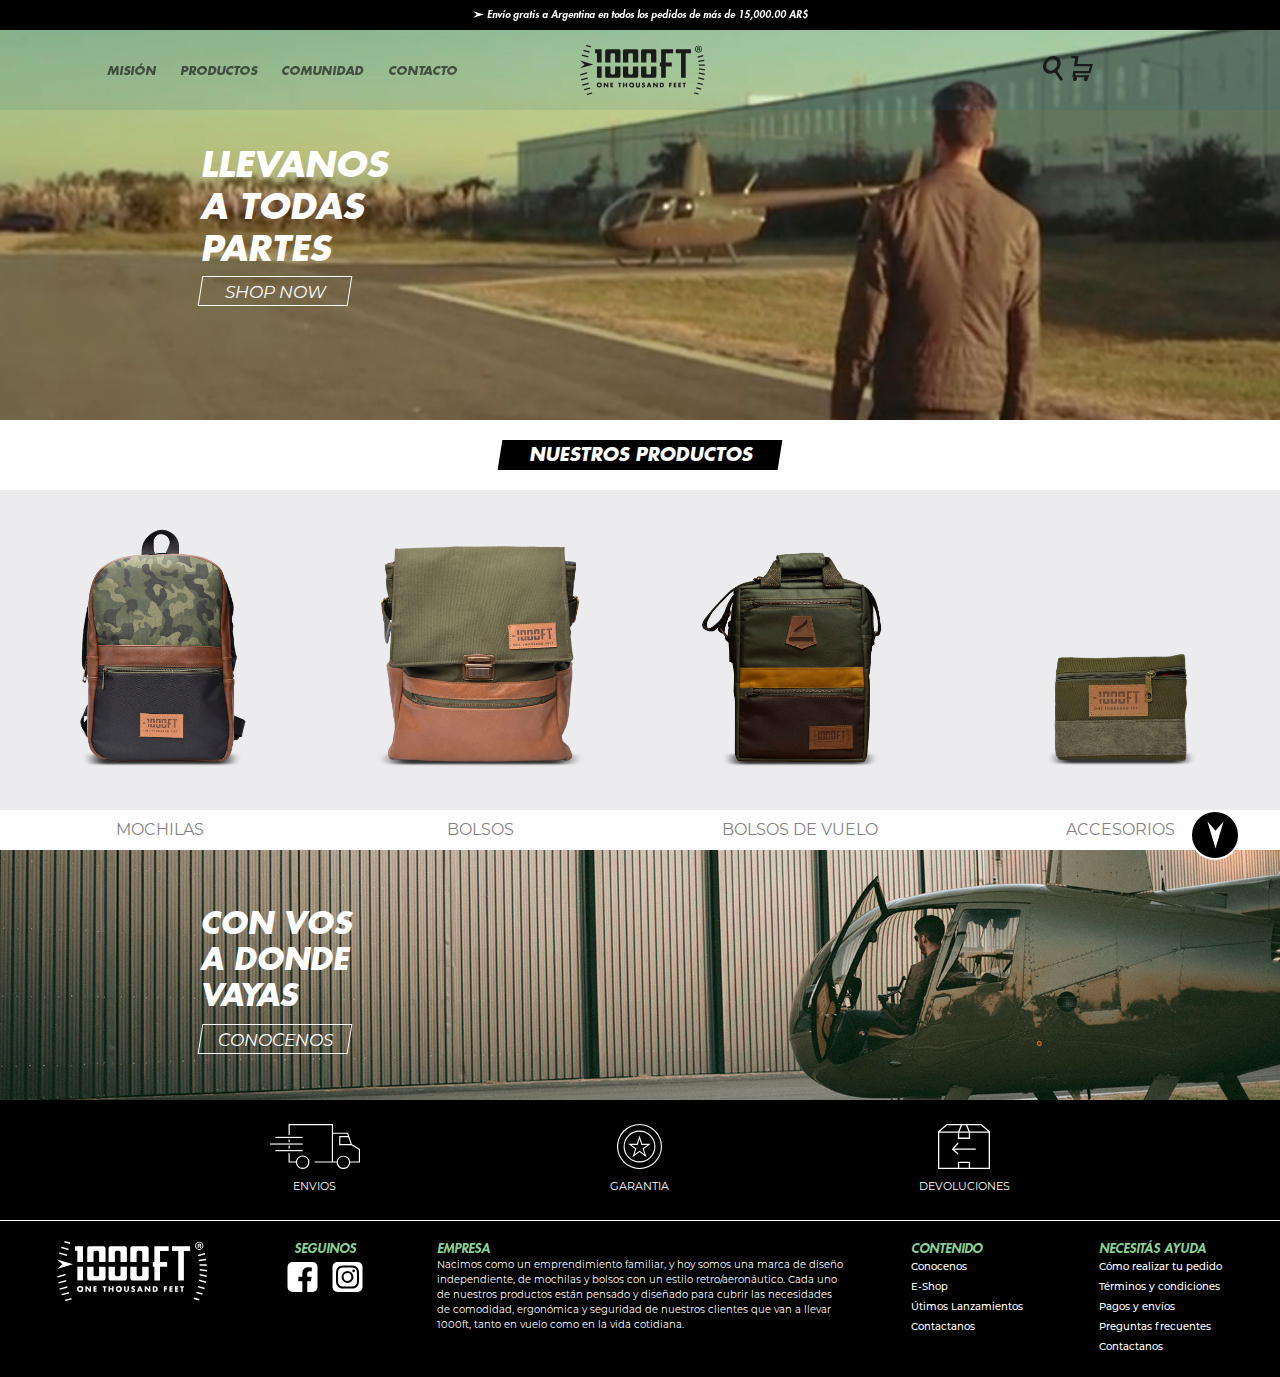
<file: index.html>
<!DOCTYPE html>
<html lang="es">
<head>
    <meta charset="UTF-8">
    <meta http-equiv="X-UA-Compatible" content="IE=edge">
    <meta name="viewport" content="width=device-width, initial-scale=1.0">
    <link rel="shortcut icon" href="assets/img/1000ftfavicon.png">
    <link rel="stylesheet" href="css/futura.css">
    <link rel="stylesheet" href="css/montserrat.css">
    <link rel="stylesheet" href="css/estilos.css">
    <title>1000 FT</title>
</head>

<body>

    <!-- HEADER INICIA -->
    <header>
        <div class="marquesina">
            <img src="assets/img/flecha_envios.svg" alt="flecha_envios">
            Envío gratis a Argentina en todos los pedidos de más de 15,000.00 AR$
        </div>
        <div class="flex_contenedor_padre">
            <a class="hamburguesa" href="#">
                <img src="assets/img/hamburguesa.svg" alt="hamburguesa">
            </a>
            <nav class="nav_bar">
                <ul>
                    <li><a href="#">MISIÓN</a></li>
                    <li><a href="#">PRODUCTOS</a></li>
                    <li><a href="pages/comunidad.html">COMUNIDAD</a></li>
                    <li><a href="#">CONTACTO</a></li>
                </ul>
            </nav>
            <a href="index.html"><img class="logo" src="assets/img/logo_1000feet_home.svg" alt="1000feet"></a>
            <div class="lupa_carrito">
                <a href="">
                    <img src="assets/img/lupa.svg" alt="lupa">
                </a>
                <a href="">
                    <img src="assets/img/carrito.svg" alt="carrito">
                </a>
            </div>
        </div>
    </header>
    <!-- HEADER FINALIZA -->
    
    <!-- MAIN INICIA -->
    <main>
        <div class="banner">
            <h1>LLEVANOS A TODAS PARTES</h1>
            <a class="botton_skew">
                <p>SHOP NOW</p>
            </a>
        </div>
    </main>
    <!-- MAIN INICIA -->

    <!-- CATEGORIA PRODUCTOS INICIA -->
    <section>
        <div class="section1_encabezado">
            <div class="fondo_skew">
                <h2>NUESTROS PRODUCTOS</h2>
            </div>    
        </div>
        <section class="grid_container_productos">
            <a class="productos productos1" href="#">
                <img src="./assets/img/mochilas_categorias.jpg" alt="">
                <p>MOCHILAS</p>
            </a>
            <a class="productos productos2" href="#">
                <img src="./assets/img/bolsos_categorias.jpg" alt="">
                <p>BOLSOS</p>
            </a>
            <a class="productos productos3" href="#">
                <img src="./assets/img/bolsos_vuelo_categorias.jpg" alt="">
                <p>BOLSOS DE VUELO</p>
            </a>
            <a class="productos productos4" href="#">
                <img src="./assets/img/accesorios_categorias.jpg" alt="">
                <p>ACCESORIOS</p>
            </a>
        </section>
    </section>
    <!-- CATEGORIA PRODUCTOS FINALIZA -->
    
    <!-- BANNER INICIA -->
    <section class="comunidad">
            <h3>CON VOS A DONDE VAYAS</h3>
            <a class="botton_skew" href="pages/comunidad.html">
                <p>CONOCENOS</p>
            </a>
    </section>
    <!-- BANNER FINALIZA -->
    
    <!-- FOOTER INICIA -->
    <footer>
        <div class="shipping">
            <a class="bajada" href="#">
                <img src="assets/img/envios.svg" alt="">
                <p>ENVIOS</p>
            </a>
            <a class="bajada" href="#">
                <img src="assets/img/garantia.svg" alt="">
                <p>GARANTIA</p>
            </a>
            <a class="bajada" href="#">
                <img src="assets/img/devoluciones.svg" alt="">
                <p>DEVOLUCIONES</p>
            </a>
        </div>

        <div class="grid_container_footer">
            <div class="logo_footer">
                <img src="assets/img/logo_1000feet_footer_blanco.svg" alt="logo_footer">
                <div class="redes">
                    <h5>SEGUINOS</h5>
                    <div>
                        <img src="assets/img/facebook_blanco.svg" alt="facebook">
                        <img src="assets/img/instagram_blanco.svg" alt="instagram">
                    </div>
                </div>
            </div>
            <div class="empresa_footer">
                <h5>EMPRESA</h5>
                <p>Nacimos como un emprendimiento familiar, y hoy somos una marca de diseño independiente, de mochilas y bolsos con un estilo retro/aeronáutico. Cada uno de nuestros productos están pensado y diseñado para cubrir las necesidades de comodidad, ergonómica y seguridad de nuestros clientes que van a llevar 1000ft, tanto en vuelo como en la vida cotidiana.</p>
            </div>
            <div class="contenido_ayuda">
                <div class="contenido_footer">
                    <h5>CONTENIDO</h5>
                    <div>
                        <a href="pages/mision.html">Conocenos</a>
                        <a href="pages/productos.html">E-Shop</a>
                        <a href="pages/novedades.html">Útimos Lanzamientos</a>
                        <a href="pages/contacto.html">Contactanos</a>
                    </div>
                    
                </div>
                <div class="ayuda_footer">
                    <h5>NECESITÁS AYUDA</h5>
                    <div>
                    <a href="pages/pedidos.html">Cómo realizar tu pedido</a>
                    <a href="pages/terminos_condiciones.html">Términos y condiciones</a>
                    <a href="pages/pagos_envios.html">Pagos y envíos</a>
                    <a href="pages/preguntas_frecuentes.html">Preguntas frecuentes</a>
                    <a href="pages/contacto.html">Contactanos</a>
                    </div>
                </div>
            </div>
        </div>
        
    </footer>
    <!-- FOOTER FINALIZA -->

    <a href="#" class="subir"></a>
</body>
</html>
</file>
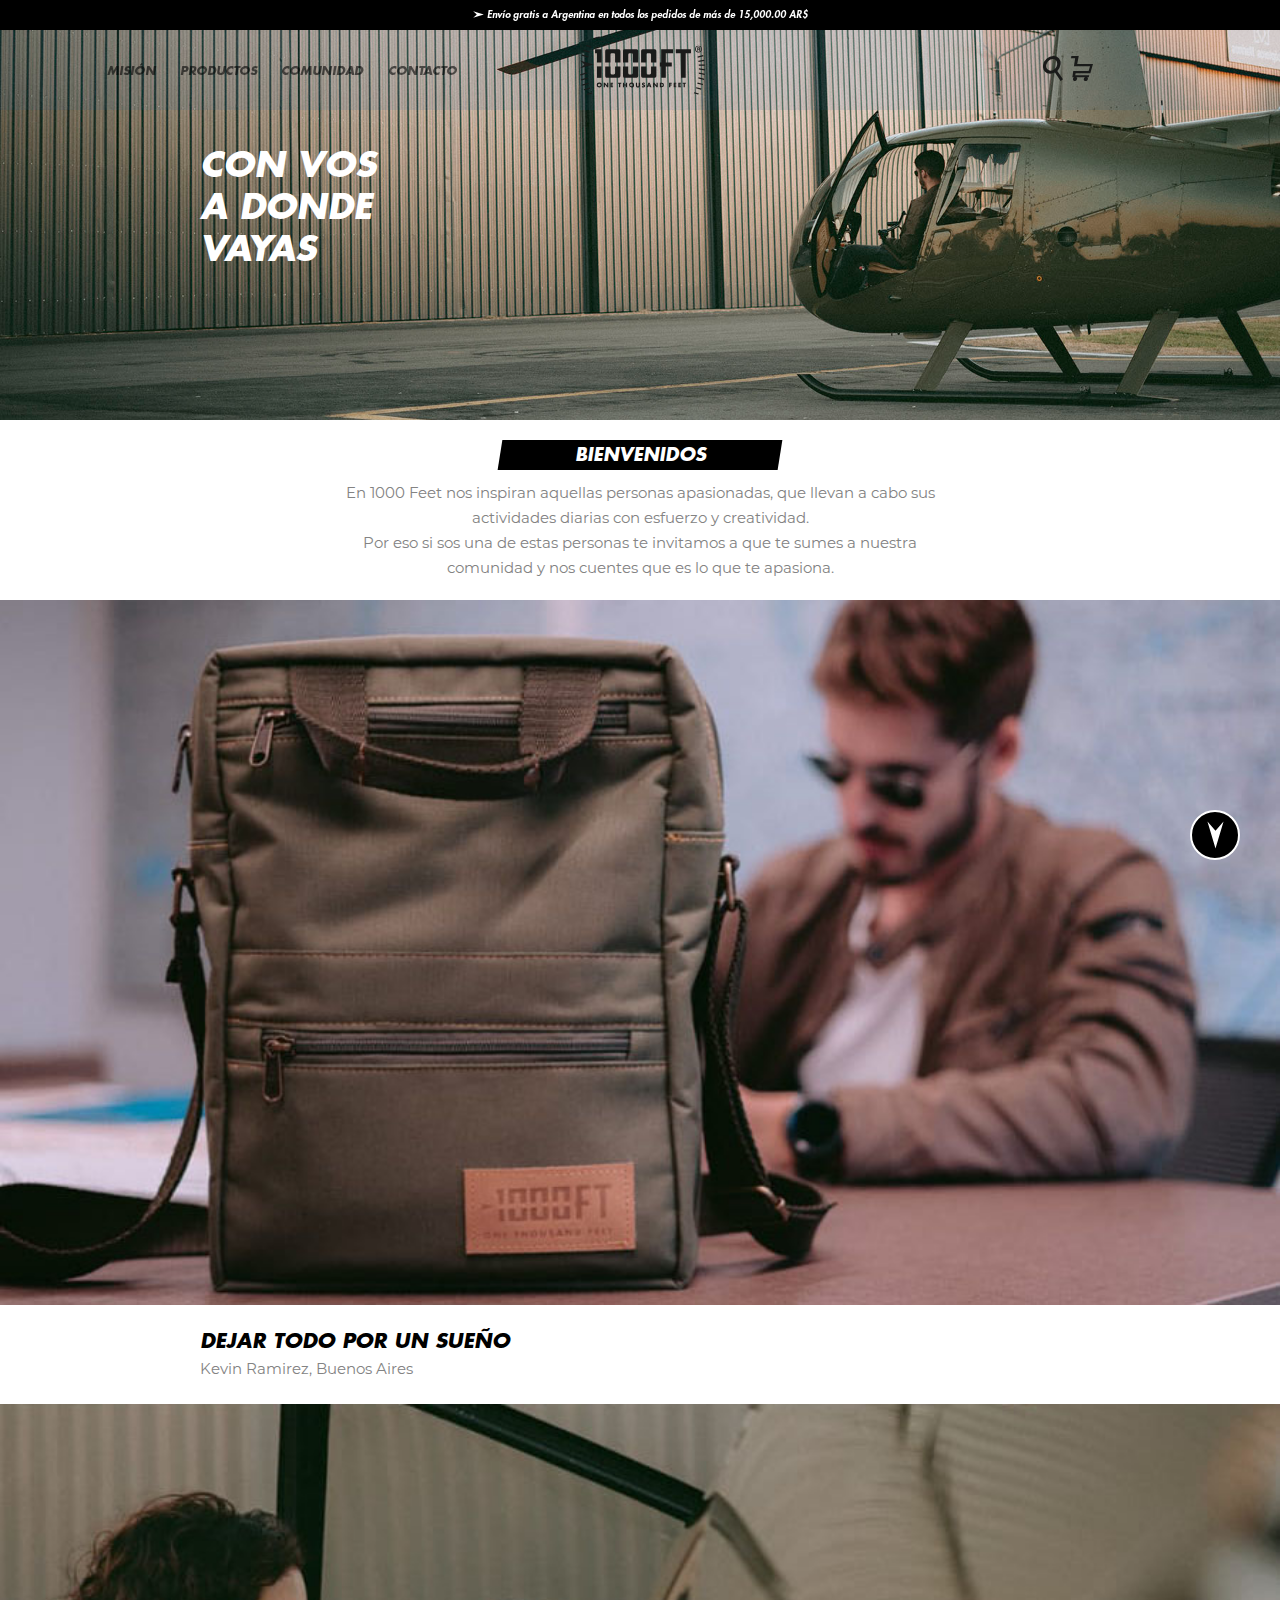
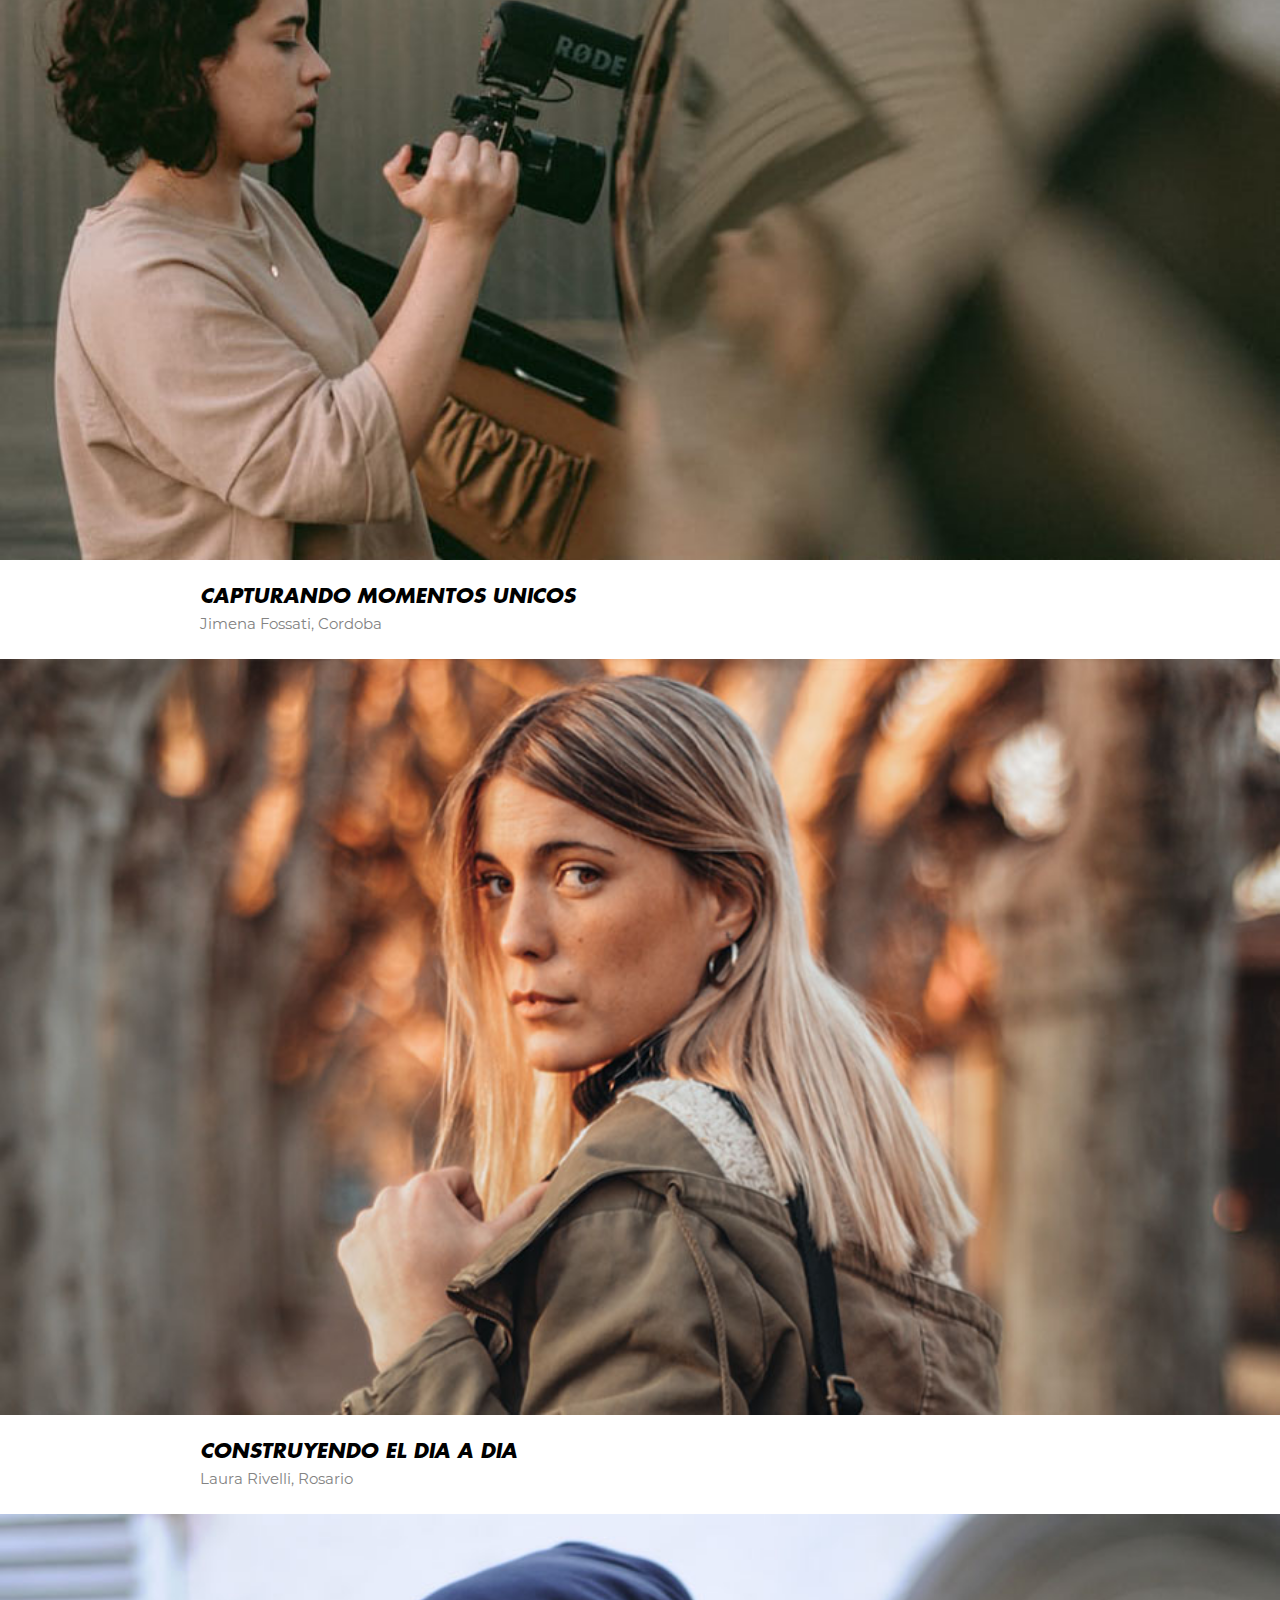
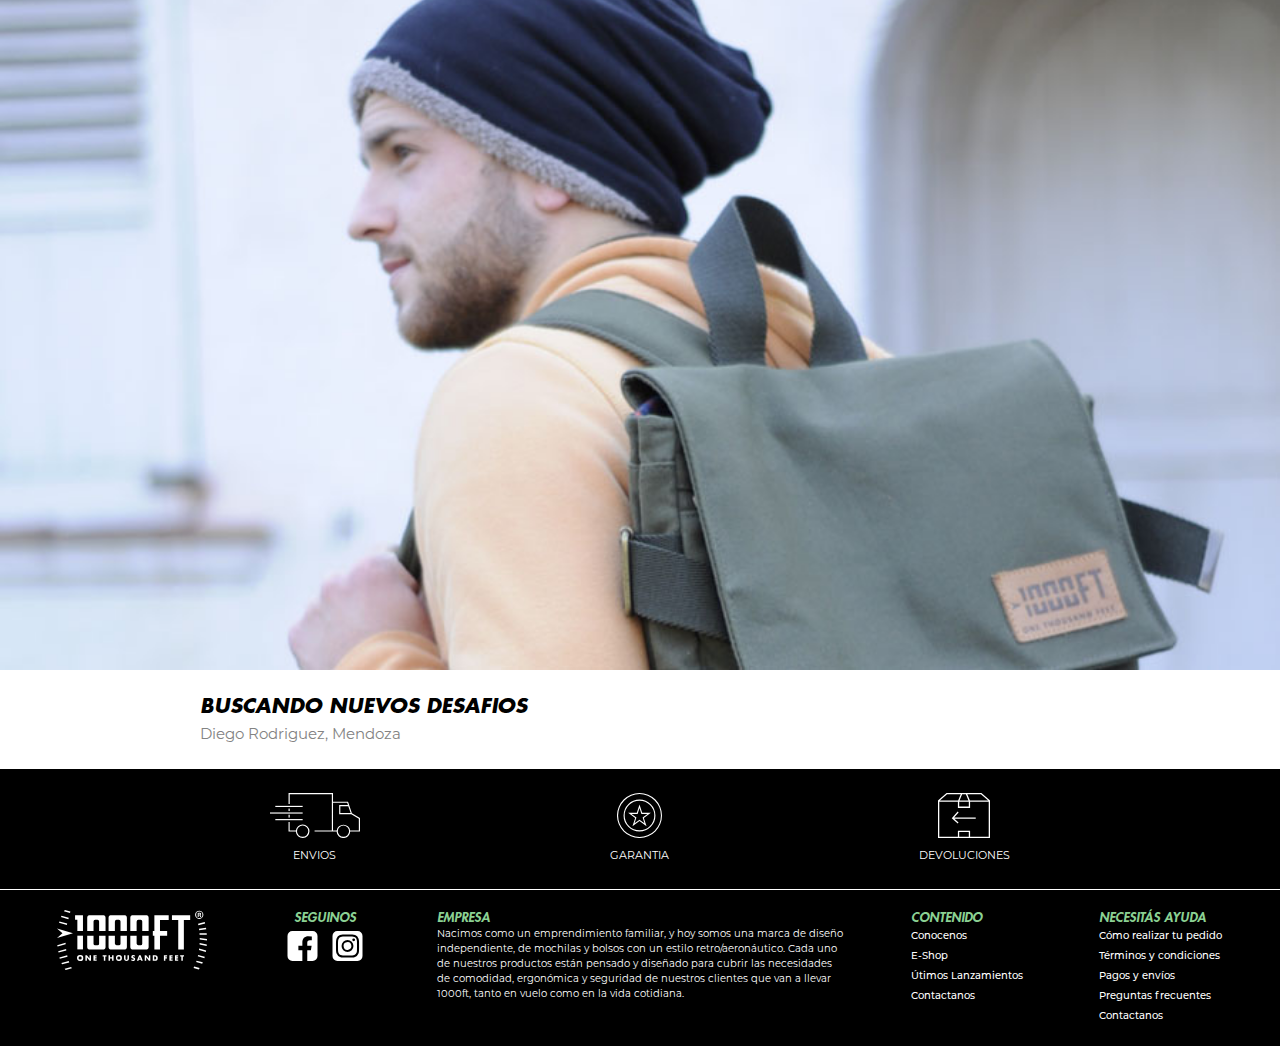
<file: pages/comunidad.html>
<!DOCTYPE html>
<html lang="es">
<head>
    <meta charset="UTF-8">
    <meta http-equiv="X-UA-Compatible" content="IE=edge">
    <meta name="viewport" content="width=device-width, initial-scale=1.0">
    <link rel="shortcut icon" href="../assets/img/1000ftfavicon.png">
    <link rel="stylesheet" href="../css/futura.css">
    <link rel="stylesheet" href="../css/montserrat.css">
    <link rel="stylesheet" href="../css/estilos.css">
    <title>1000 FT</title>
</head>

<body>
    <!-- HEADER INICIA -->
    <header>
        <div class="marquesina">
            <img src="../assets/img/flecha_envios.svg" alt="flecha_envios">
            Envío gratis a Argentina en todos los pedidos de más de 15,000.00 AR$
        </div>
        <div class="flex_contenedor_padre">
            <a class="hamburguesa" href="#">
                <img src="../assets/img/hamburguesa.svg" alt="hamburguesa">
            </a>
            <nav class="nav_bar">
                <ul>
                    <li><a href="#">MISIÓN</a></li>
                    <li><a href="#">PRODUCTOS</a></li>
                    <li><a href="comunidad.html">COMUNIDAD</a></li>
                    <li><a href="#">CONTACTO</a></li>
                </ul>
            </nav>
            <a href="../index.html"><img class="logo" src="../assets/img/logo_1000feet_home.svg" alt="1000feet"></a>
            <div class="lupa_carrito">
                <a href="">
                    <img src="../assets/img/lupa.svg" alt="lupa">
                </a>
                <a href="">
                    <img src="../assets/img/carrito.svg" alt="carrito">
                </a>
            </div>
        </div>
    </header>
    <!-- HEADER FINALIZA -->

    <!-- MAIN INICIA -->
    <main>
        <div class="banner_comunidad">
            <h1>CON VOS A DONDE VAYAS</h1>
        </div>
    </main>
    <!-- MAIN FINALIZA -->

    <!-- COMUNIDAD INICIA -->
    <section>
        <div class="section1_encabezado">
            <div class="fondo_skew">
                <h2>BIENVENIDOS</h2>
            </div>
            <p>En 1000 Feet nos inspiran aquellas personas apasionadas, que llevan a cabo sus actividades diarias con esfuerzo y creatividad.<br> Por eso si sos una de estas personas te invitamos a que te sumes a nuestra comunidad y nos cuentes que es lo que te apasiona.</p>        
        </div>
        <div class="grid_container_comunidad">
            <a class="nota1" href="#">
                <img src="../assets/img/kevin.jpg" alt="">
                <div class="bajada_nota">
                    <h4>DEJAR TODO POR UN SUEÑO</h4>
                    <p>Kevin Ramirez, Buenos Aires</p>
                </div>
                
            </a>
            <a class="nota2" href="#">
                <img src="../assets/img/fotografa.jpg" alt="">
                <div class="bajada_nota">
                    <h4>CAPTURANDO MOMENTOS UNICOS</h4>
                    <p>Jimena Fossati, Cordoba</p>
                </div>
            </a>
            <a class="nota3" href="#">
                <img src="../assets/img/arquitecta.jpg" alt="">
                <div class="bajada_nota">
                    <h4>CONSTRUYENDO EL DIA A DIA</h4>
                    <p>Laura Rivelli, Rosario</p>
                </div>
            </a>
            <a class="nota4" href="#">
                <img src="../assets/img/alpinista.jpg" alt="">
                <div class="bajada_nota">
                    <h4>BUSCANDO NUEVOS DESAFIOS</h4>
                    <p>Diego Rodriguez, Mendoza</p>
                </div>
            </a>
        </div>
    </section>
    <!-- COMUNIDAD FINALIZA -->

    <!-- FOOTER INICIA -->
    <footer>
        <div class="shipping">
            <a class="bajada" href="#">
                <img src="../assets/img/envios.svg" alt="">
                <p>ENVIOS</p>
            </a>
            <a class="bajada" href="#">
                <img src="../assets/img/garantia.svg" alt="">
                <p>GARANTIA</p>
            </a>
            <a class="bajada" href="#">
                <img src="../assets/img/devoluciones.svg" alt="">
                <p>DEVOLUCIONES</p>
            </a>
        </div>

        <div class="grid_container_footer">
            <div class="logo_footer">
                <img src="../assets/img/logo_1000feet_footer_blanco.svg" alt="logo_footer">
                <div class="redes">
                    <h5>SEGUINOS</h5>
                    <div>
                        <img src="../assets/img/facebook_blanco.svg" alt="facebook">
                        <img src="../assets/img/instagram_blanco.svg" alt="instagram">
                    </div>
                </div>
            </div>
            <div class="empresa_footer">
                <h5>EMPRESA</h5>
                <p>Nacimos como un emprendimiento familiar, y hoy somos una marca de diseño independiente, de mochilas y bolsos con un estilo retro/aeronáutico. Cada uno de nuestros productos están pensado y diseñado para cubrir las necesidades de comodidad, ergonómica y seguridad de nuestros clientes que van a llevar 1000ft, tanto en vuelo como en la vida cotidiana.</p>
            </div>
            <div class="contenido_ayuda">
                <div class="contenido_footer">
                    <h5>CONTENIDO</h5>
                    <div>
                        <a href="pages/mision.html">Conocenos</a>
                        <a href="pages/productos.html">E-Shop</a>
                        <a href="pages/novedades.html">Útimos Lanzamientos</a>
                        <a href="pages/contacto.html">Contactanos</a>
                    </div>
                    
                </div>
                <div class="ayuda_footer">
                    <h5>NECESITÁS AYUDA</h5>
                    <div>
                    <a href="pages/pedidos.html">Cómo realizar tu pedido</a>
                    <a href="pages/terminos_condiciones.html">Términos y condiciones</a>
                    <a href="pages/pagos_envios.html">Pagos y envíos</a>
                    <a href="pages/preguntas_frecuentes.html">Preguntas frecuentes</a>
                    <a href="pages/contacto.html">Contactanos</a>
                    </div>
                </div>
            </div>
        </div>
    </footer>
    <!-- FOOTER FINALIZA -->

    <a href="#" class="subir"></a>
</body>
</html>
</file>
<file: css/futura.css>
@font-face {
    font-family: "FuturaStd-BoldOblique";
    src: url("../fonts/FuturaStd-BoldOblique.otf") format("opentype");
}

@font-face {
    font-family: "FuturaStd-HeavyOblique";
    src: url("../fonts/FuturaStd-HeavyOblique.otf") format("opentype");
}
</file>
<file: css/montserrat.css>
@font-face {
    font-family: "Montserrat-Medium";
    src: url("../fonts/Montserrat-Medium.otf") format("opentype");
}

@font-face {
    font-family: "Montserrat-Italic";
    src: url("../fonts/Montserrat-Italic.otf") format("opentype");
}


@font-face {
    font-family: "Montserrat-Regular";
    src: url("../fonts/Montserrat-Regular.otf") format("opentype");
}
</file>
<file: css/estilos.css>
*{
    padding: 0px;
    margin: 0px;
    box-sizing: border-box;
}
html{
    scroll-behavior: smooth ;
}
.subir{
    height: 50px;
    width: 50px;
    border: solid white 2px;
    border-radius: 50%;
    background-color: black;
    position: fixed;
    bottom: 40px;
    right: 40px;
    text-align: center;
    line-height: 40px;
    background-image: url(../assets/img/flecha_subir.svg);
    background-position: center;
    background-repeat: no-repeat;
    background-size: 17px;
    /* rotate: 180deg; */
    transition: 0.5s;
}
.subir:hover{
    rotate: 180deg;

}
/* HEADER STYLE INICIA */
header{
    height:90px;
    width: 100%;
    z-index: 98;
    position: absolute;
}

/* marqiesina inicia */
.marquesina{
    height: 30px;
    width: 100%;
    line-height: 30px;
    text-align: center;
    font-family: "FuturaStd-HeavyOblique";
    font-size: 8.5px;
    background-color: black;
    color: white;
    overflow: hidden;
    padding: 0px 20px 0px 20px;
    
}

.marquesina img{
    width: 10px;
    line-height: 30px;
}
/* marqiesina finaliza */

/* nav inicia */
.flex_contenedor_padre{
    display: flex;
    flex-flow: row nowrap;
    justify-content: space-between;
    align-items: center;
    height: 60px;
    width: 100%;
    background-color: #0e599b1c;
    padding: 20px;
}

.nav_bar{
    display: none;
}
.nav_bar ul li{
    list-style: none;
    display: inline;
}
.nav_bar ul li{
    list-style: none;
}

.nav_bar ul li a{
    text-decoration: none;
    font-family: "FuturaStd-boldOblique";
    font-size: 12px;
    color: rgba(0, 0, 0, 0.579);
    mix-blend-mode: multiply;
    transition: 0.5s;
}

.nav_bar ul li a:hover{
    color: black;
    display: block;
    margin-top: -3px;
    }

.hamburguesa{
    height: 20px;
    width: 30px;
    mix-blend-mode: multiply;
    display: inline-block;
}

.hamburguesa img{
    height: 17px;
    text-align: left;
    mix-blend-mode: multiply;
    display: inline-block;
}
/* nav finaliza*/

.logo{
    color: aqua;
    width: 120px;
    align-items: center;
    display: block;
    mix-blend-mode: multiply;
    position: relative;
    text-align: center;
    z-index: 99;
}

.lupa_carrito{
    height: 25px;
    width: 45px;
    text-align: center;
    mix-blend-mode: multiply;
    /* background-color: blue; */
    display: flex;
    align-items: center;
    justify-content: space-between;
}

div.lupa_carrito img{
    height: 20px;
    margin: auto;
    text-align: center;
    mix-blend-mode: multiply;
    display: inline;
}
/* HEADER STYLE FINALIZA */


/* MAIN STYLE INICIA */
main{
    align-items: center;
    height: 420px;
    width: 100%;
    position: relative;
    overflow: hidden;
    background-color: blue;
}
.banner{
top: 40px;
height: 420px;
width: 100%;
padding: 20px;
background-image: url(../assets/img/bannerprincipal_chico.jpg);
background-size: cover;
background-repeat: no-repeat;
background-position: -148px;
/* background-color: rgb(71, 135, 135); */
}

h1{
    top: 25px;
    width: 200px;
    font-family: "FuturaStd-BoldOblique";
    font-size: 35px;
    color: white;
    margin-top: 100px;
    position: relative;
}

a.botton_skew{
    top: 30px;
    height: 30px;
    width: 150px;
    border: solid white 1px;
    display: block;
    transform: skewX(-9deg);
    text-align: center;
    line-height: 30px;
    color: white;
    position: relative;
    text-decoration: none;
    transition: 1.5s;
}

a.botton_skew:hover{
    background-color: white;
    border: solid white 1px;
    width: 180px;
}
a.botton_skew:hover p{
    color: black;  
    width: 180px;
}



a.botton_skew p{
    width: 150px;
    display: block;
    text-align: center;
    line-height: 30px;
    font-family: "Montserrat-Italic";
    font-size: 17px;
    color: white;
    position: relative;
    transform: skewX(9deg);
    transition: 2s;
}
/* MAIN STYLE FINALIZA */



/* PRODUCTOS CATEGORIAS INICIA */
.grid_container_productos{
    height: auto;
    width: 100%;
}

.productos img{
    width: 100%;
    transition: 1.5s;
}
.section1_encabezado{
    width: 100%;
    display: flex;
    flex-direction: column;
    justify-content: space-between;
    align-items: center;
    padding:  20px 0px 20px 0px;
}

.section1_encabezado p{
    width: 100%;
    font-family: "Montserrat-Regular";
    font-size: 15px;
    line-height: 25px;
    color: rgb(131, 131, 131);
    text-align: center;
    padding: 10px 20px 0px 20px;
}
div.fondo_skew{
    height: 30px;
    width: 280px;
    background-color: black;
    transform: skewX(-9deg);
}
h2{
    text-align: center;
    line-height: 30px;
    color: white;
    font-family: "FuturaStd-BoldOblique";
    font-size: 18px;
    transform: skewX(9deg);
}
.productos{
    display: flex;
    justify-content: space-evenly;
    align-items: center;
    flex-direction: column;
    text-decoration: none;
}

.productos:hover img{
    opacity: 0.5;
    scale: 0.8;
}

.productos p{
    height: 40px;
    line-height: 40px;
    font-family: "Montserrat-Regular";
    color: rgb(131, 131, 131);
}
/* PRODUCTOS CATEGORIAS FINALIZA */


/* SECTION COMUNIDAD STYLE */
section.comunidad{
    height: 250px;
    width: 100%;
    padding-left: 20px;
    background-image: url(../assets/img/helicoptero.jpg);
    background-size: cover;
    background-repeat: no-repeat;
    background-position: -190px;
    background-color: aqua;
    display: flex;
    flex-flow: column wrap;
    justify-content: center;
    justify-items: center;
    }

h3{
    width: 180px;
    font-family: "FuturaStd-BoldOblique";
    font-size: 30px;
    color: white;
    position: relative;
}

section a.botton_skew{
    top: 10px;
    height: 30px;
    width: 150px;
    border: solid white 1px;
    display: block;
    transform: skewX(-9deg);
    text-align: center;
    line-height: 30px;
    color: white;
    position: relative;
    text-decoration: none;
}
/* SECTION COMUNIDAD STYLE FINALIZA */

/* FOOTER SYLE INICIA */
footer{
    height: 100%;
    width: 100%;
    background-color: black;
}

.shipping{
    display: flex;
    flex-flow: row nowrap;
    justify-content: space-between;
    align-items: center;
    border-bottom: 1px solid white;
    padding: 20px;
}

.shipping a{
    display: flex;
    flex-flow: column nowrap;
    justify-content: space-around;
    align-items: center;
}

.shipping img{
    height: 45px;
    transition: 0.5s;
}

.bajada{
    display:flex ;
    flex-flow: row nowrap;
    justify-content: space-between;
    align-items: center;
    height: 80px;
}

.shipping p{
    color: white;
    font-family: "Montserrat-Regular";
    font-size: 11px;
}

.shipping a:hover p{
    color: rgb(139, 209, 147)
}

.shipping a:hover img{
    margin-top: -10px;
}

.logo_footer{

    width: 100%;
    padding: 20px;
    border-bottom: 1px solid white;
    display: inline;
    display: flex;
    flex-flow: row nowrap;
    justify-content: space-between;
    align-items: center;
}

.logo_footer img{
    width: 150px;
}

.redes{
    display: inline;
    display: flex;
    flex-flow: column nowrap;
    justify-content: center;
    align-items: center;
}

.redes div{
    display: flex;
    flex-flow: row nowrap;
    justify-content: space-evenly;
    align-items: center;
    height: 40px;
    width: 90px;
}

.redes img{
    height: 30px;
}

.empresa_footer{
    display: flex;
    flex-flow: column nowrap;
    justify-content: center;
    border-bottom: 1px solid white;
    padding: 20px;
}

.empresa_footer p{
    width: 100%;
    color: white;
    font-family: "Montserrat-Regular";
    font-size: 12px;
    line-height: 15px;
}

.contenido_ayuda{
    width: 100%;
    padding: 20px;
    display: inline;
    display: flex;
    flex-flow: row nowrap;
    justify-content: space-between;
    align-items: flex-start;
}
.contenido_footer{
    display: flex;
    flex-flow: column nowrap;
    justify-content: flex-start;
}


.ayuda_footer{
    display: flex;
    flex-flow: column nowrap;
    justify-content: flex-start;
}

h5{
    font-size: 15px;
    font-family: "FuturaStd-HeavyOblique";
    text-transform: uppercase;
    color: rgb(139, 209, 147);
}

footer a{
    color: rgb(255, 255, 255);
    text-decoration: none;
    font-family: "Montserrat-Medium";
    display: block;
    font-size: 10px;
    line-height: 20px;
}
/* FOOTER STYLE FINALIZA */

/* COMUNIDAD PAGINA INICIA */
.banner_comunidad{
    top: 40px;
    height: 420px;
    width: 100%;
    padding: 20px;
    background-image: url(../assets/img/helicoptero.jpg);
    background-size: cover;
    background-repeat: no-repeat;
    background-position: -450px;
    }

.bajada_nota{
    padding: 10px 20px 20px 20px;
    transition: 1s;
}

.bajada_nota:hover{
    background-image: linear-gradient(to right, rgb(139, 209, 147), white, white);
}


.grid_container_comunidad{
    width: 100%;
}

.grid_container_comunidad a{
    text-decoration: none;
    width: 100%;
}

.grid_container_comunidad img{
    width: 100%;
}

.grid_container_comunidad h4{
    text-align: left;
    line-height: 25px;
    color: black;
    font-family: "FuturaStd-BoldOblique";
    font-size: 20px;

}

.grid_container_comunidad h4+p{
    text-align: left;
    line-height: 30px;
    color: rgb(131, 131, 131);
    font-family: "Montserrat-Regular";
    font-size: 15px;
}
/* COMUNIDAD PAGINA FINALIZA */



/* @MEDIA QUERIES INICIA */
@media only screen and (min-width: 426px){

    .marquesina{
        font-size: 10px;
    }
    .marquesina img{
        width: 11px;
    }
    .flex_contenedor_padre{
    padding: 40px;
    }
    
    .hamburguesa{
    display: inline-block;
    }

    .hamburguesa img{
        height: 20px;
        display: inline-block;
    }
    
    .logo{
        width: 125px;
    }
    
    .lupa_carrito{
        height: 25px;
        width: 50px;
    }
    div.lupa_carrito img{
        height: 25px;
    }
    

    .banner{
        padding: 20px 40px;
        background-position: -80px;
        /* background-color: rgb(71, 135, 135); */
        }
        
    .grid_container_productos{
        display: grid;
        grid-template-columns: 1fr 1fr;
    }

    section.comunidad{
        padding: 20px 40px;
        background-position: -120px;
}
.banner_comunidad{
    padding: 20px 40px;
    background-position: -410px;
    }

.shipping{
    justify-content: space-between;
    padding: 40px;
}

.logo_footer{
    justify-content: space-between;
    padding: 40px;
}
.empresa_footer{
    padding: 40px;
}
.contenido_ayuda{
    padding: 40px;
    justify-content: space-between;
}
}

@media only screen and (min-width: 498px){

    .marquesina{
        font-size: 10px;
    }
    .marquesina img{
        width: 11px;
    }

    .banner{
        background-position: -10px;
        /* background-color: rgb(71, 135, 135); */
        }
        
    .grid_container_productos{
        display: grid;
        grid-template-columns: 1fr 1fr;
    }

    section.comunidad{
        background-position: -50px;
}
.banner_comunidad{
    padding: 20px 40px;
    background-position: -410px;
    }
    .section1_encabezado{
        padding: 20px 80px;
    }
    .bajada_nota{
        padding: 20px 40px;
    }
}


@media only screen and (min-width: 563px){

    .banner{
        background-position: center;
        }
        
    .grid_container_productos{
        display: grid;
        grid-template-columns: 1fr 1fr;
    }

    section.comunidad{
        background-position: center;
}
.banner_comunidad{
    padding: 20px 40px;
    background-position: -380px;
    }
}


@media only screen and (min-width: 652px){

    .banner_comunidad{
        padding: 20px 40px;
        background-position: -210px;
        }
    }
    
@media only screen and (min-width: 768px){

    .banner{
        background-position: center;
        }
        
    .grid_container_productos{
        display: grid;
        grid-template-columns: 1fr 1fr 1fr 1fr;
    }

    section.comunidad{
        padding: 20px 120px;
        background-position: center;
}

.banner{
    padding: 20px 120px;
}
    
.banner_comunidad{
    padding: 20px 120px;
    background-position: center;
    }

.section1_encabezado{
        padding: 20px 180px;
    }

    .bajada_nota{
        padding: 20px 120px;
    }


.grid_container_footer{
    display: grid;
    grid-template-columns: 1fr 1fr 1fr;
}
.shipping{
justify-content: space-evenly;
padding: 20px;
}

.logo_footer{
align-items: flex-start;
justify-content: space-around;
padding: 20px;
border-bottom: none;
}
.empresa_footer{
padding: 20px 10px;
border-bottom: none;
justify-content: flex-start;
align-items: flex-start;
}
.empresa_footer p{
    font-size: 10px;
    }
.contenido_ayuda{
padding: 20px;
justify-content: space-around;
border-bottom: none;
}
h5{
    font-size: 13px;
}
}

@media only screen and (min-width: 1024px){

    .flex_contenedor_padre{

        justify-content: space-around;
    }
    .logo{
        margin-left: -170px;
    }

    ul{
        display: flex;
        justify-content: space-between;
        width: 350px;
    }
    .nav_bar{
        margin-left: -80px;
        display:inline;
    }
    .hamburguesa{
        height: 20px;
        width: 30px;
        mix-blend-mode: multiply;
        display: none;
    }
    
    .hamburguesa img{
        height: 17px;
        text-align: left;
        mix-blend-mode: multiply;
        display: none;
    }

    .banner{
        background-position: center;
        }
        
    .grid_container_productos{
        display: grid;
        grid-template-columns: 1fr 1fr 1fr 1fr;
    }

    section.comunidad{
        background-position: center;
}

.banner{
    padding: 20px 200px;

    }
    

section.comunidad{
    padding: 20px 200px;
}

.banner_comunidad{
    padding: 20px 200px;
    background-position: center;
    }

.section1_encabezado{
        padding: 20px 300px;
    }


    .bajada_nota{
        padding: 20px 200px;
    }

.grid_container_footer{
    display: grid;
    grid-template-columns: 1fr 1fr 1fr;
}
.shipping{
justify-content: space-evenly;
padding: 20px;
}

.logo_footer{
align-items: flex-start;
justify-content: space-around;
padding: 20px;
border-bottom: none;
}
.empresa_footer{
padding: 20px 10px;
border-bottom: none;
justify-content: flex-start;
align-items: flex-start;
}
.empresa_footer p{
    font-size: 10px;
    }
.contenido_ayuda{
padding: 20px;
justify-content: space-around;
border-bottom: none;
}
h5{
    font-size: 13px;
}
}
/* @MEDIA QUERIES FINALIZA */
</file>
